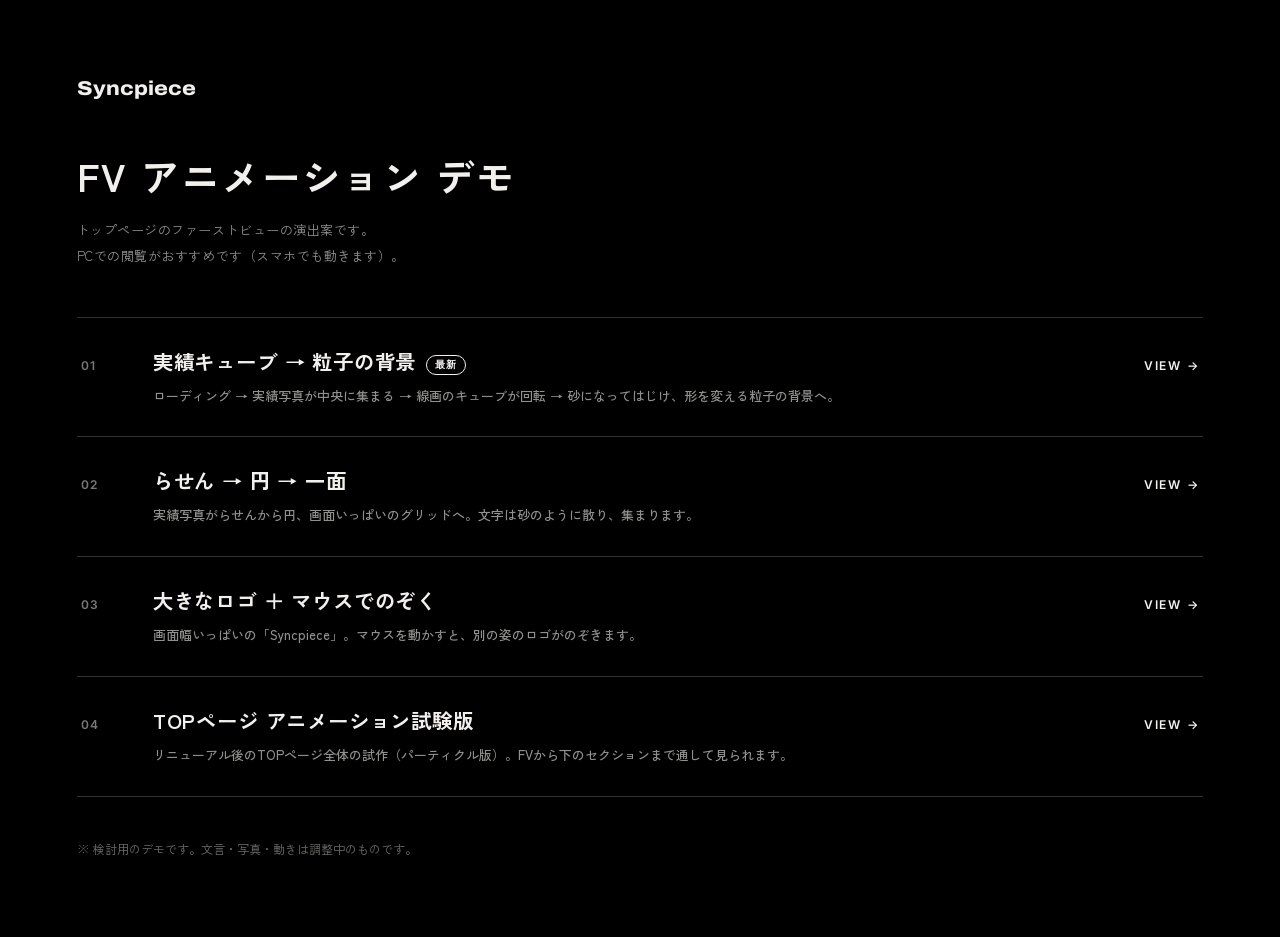
<file: index.html>
<!doctype html>
<html lang="ja">
<head>
<meta charset="utf-8">
<meta name="robots" content="noindex, nofollow">
<meta name="viewport" content="width=device-width, initial-scale=1">
<title>Syncpiece FV デモ一覧</title>
<link rel="preconnect" href="https://fonts.googleapis.com">
<link rel="preconnect" href="https://fonts.gstatic.com" crossorigin>
<link href="https://fonts.googleapis.com/css2?family=Archivo:wdth,wght@112,800&family=Inter:wght@500;600&family=Zen+Kaku+Gothic+New:wght@500;700&display=swap" rel="stylesheet">
<style>
  * { box-sizing: border-box; margin: 0; padding: 0; }
  body {
    min-height: 100vh; background: #000; color: #f2f0ec;
    font-family: "Zen Kaku Gothic New", "Inter", sans-serif; -webkit-font-smoothing: antialiased;
    word-break: auto-phrase; text-wrap: pretty;
    padding: clamp(28px, 6vw, 80px) clamp(20px, 6vw, 80px);
  }
  .logo { font-family: "Archivo", sans-serif; font-weight: 800; font-stretch: 112%; font-size: 20px; }
  h1 { margin-top: 48px; font-size: clamp(24px, 3vw, 40px); font-weight: 700; letter-spacing: .06em; }
  .lead { margin-top: 14px; font-size: 13px; line-height: 2; color: rgba(242, 240, 236, .6); letter-spacing: .04em; }
  ul { list-style: none; margin-top: 48px; border-top: 1px solid rgba(242, 240, 236, .2); }
  li { border-bottom: 1px solid rgba(242, 240, 236, .2); }
  a.item {
    display: grid; grid-template-columns: 56px 1fr auto; gap: 16px; align-items: baseline;
    padding: 28px 4px; color: inherit; text-decoration: none; transition: background .3s;
  }
  a.item:hover { background: rgba(242, 240, 236, .05); }
  .no { font-family: "Inter", sans-serif; font-size: 12px; font-weight: 600; letter-spacing: .1em; color: rgba(242, 240, 236, .5); }
  .ttl { font-size: clamp(17px, 1.6vw, 22px); font-weight: 700; letter-spacing: .04em; }
  .desc { display: block; margin-top: 8px; font-size: 13px; line-height: 1.9; font-weight: 500; color: rgba(242, 240, 236, .6); }
  .arrow { font-family: "Inter", sans-serif; font-size: 12px; font-weight: 600; letter-spacing: .14em; white-space: nowrap; }
  .tag { display: inline-block; margin-left: 10px; padding: 2px 8px; border: 1px solid currentColor; border-radius: 99px; font-family: "Inter", sans-serif; font-size: 10px; letter-spacing: .1em; vertical-align: middle; }
  .note { margin-top: 40px; font-size: 12px; line-height: 2; color: rgba(242, 240, 236, .45); }
  @media (max-width: 600px) {
    a.item { grid-template-columns: 1fr; gap: 6px; }
    .arrow { display: none; }
  }
</style>
</head>
<body>
  <p class="logo">Syncpiece</p>
  <h1>FV アニメーション デモ</h1>
  <p class="lead">トップページのファーストビューの演出案です。<br>PCでの閲覧がおすすめです（スマホでも動きます）。</p>
  <ul>
    <li>
      <a class="item" href="works-cube.html">
        <span class="no">01</span>
        <span><span class="ttl">実績キューブ → 粒子の背景<span class="tag">最新</span></span>
          <span class="desc">ローディング → 実績写真が中央に集まる → 線画のキューブが回転 → 砂になってはじけ、形を変える粒子の背景へ。</span></span>
        <span class="arrow">VIEW →</span>
      </a>
    </li>
    <li>
      <a class="item" href="spiral.html">
        <span class="no">02</span>
        <span><span class="ttl">らせん → 円 → 一面</span>
          <span class="desc">実績写真がらせんから円、画面いっぱいのグリッドへ。文字は砂のように散り、集まります。</span></span>
        <span class="arrow">VIEW →</span>
      </a>
    </li>
    <li>
      <a class="item" href="sync.html">
        <span class="no">03</span>
        <span><span class="ttl">大きなロゴ ＋ マウスでのぞく</span>
          <span class="desc">画面幅いっぱいの「Syncpiece」。マウスを動かすと、別の姿のロゴがのぞきます。</span></span>
        <span class="arrow">VIEW →</span>
      </a>
    </li>
    <li>
      <a class="item" href="renewal/index-particle.html">
        <span class="no">04</span>
        <span><span class="ttl">TOPページ アニメーション試験版</span>
          <span class="desc">リニューアル後のTOPページ全体の試作（パーティクル版）。FVから下のセクションまで通して見られます。</span></span>
        <span class="arrow">VIEW →</span>
      </a>
    </li>
  </ul>
  <p class="note">※ 検討用のデモです。文言・写真・動きは調整中のものです。</p>
</body>
</html>
</file>
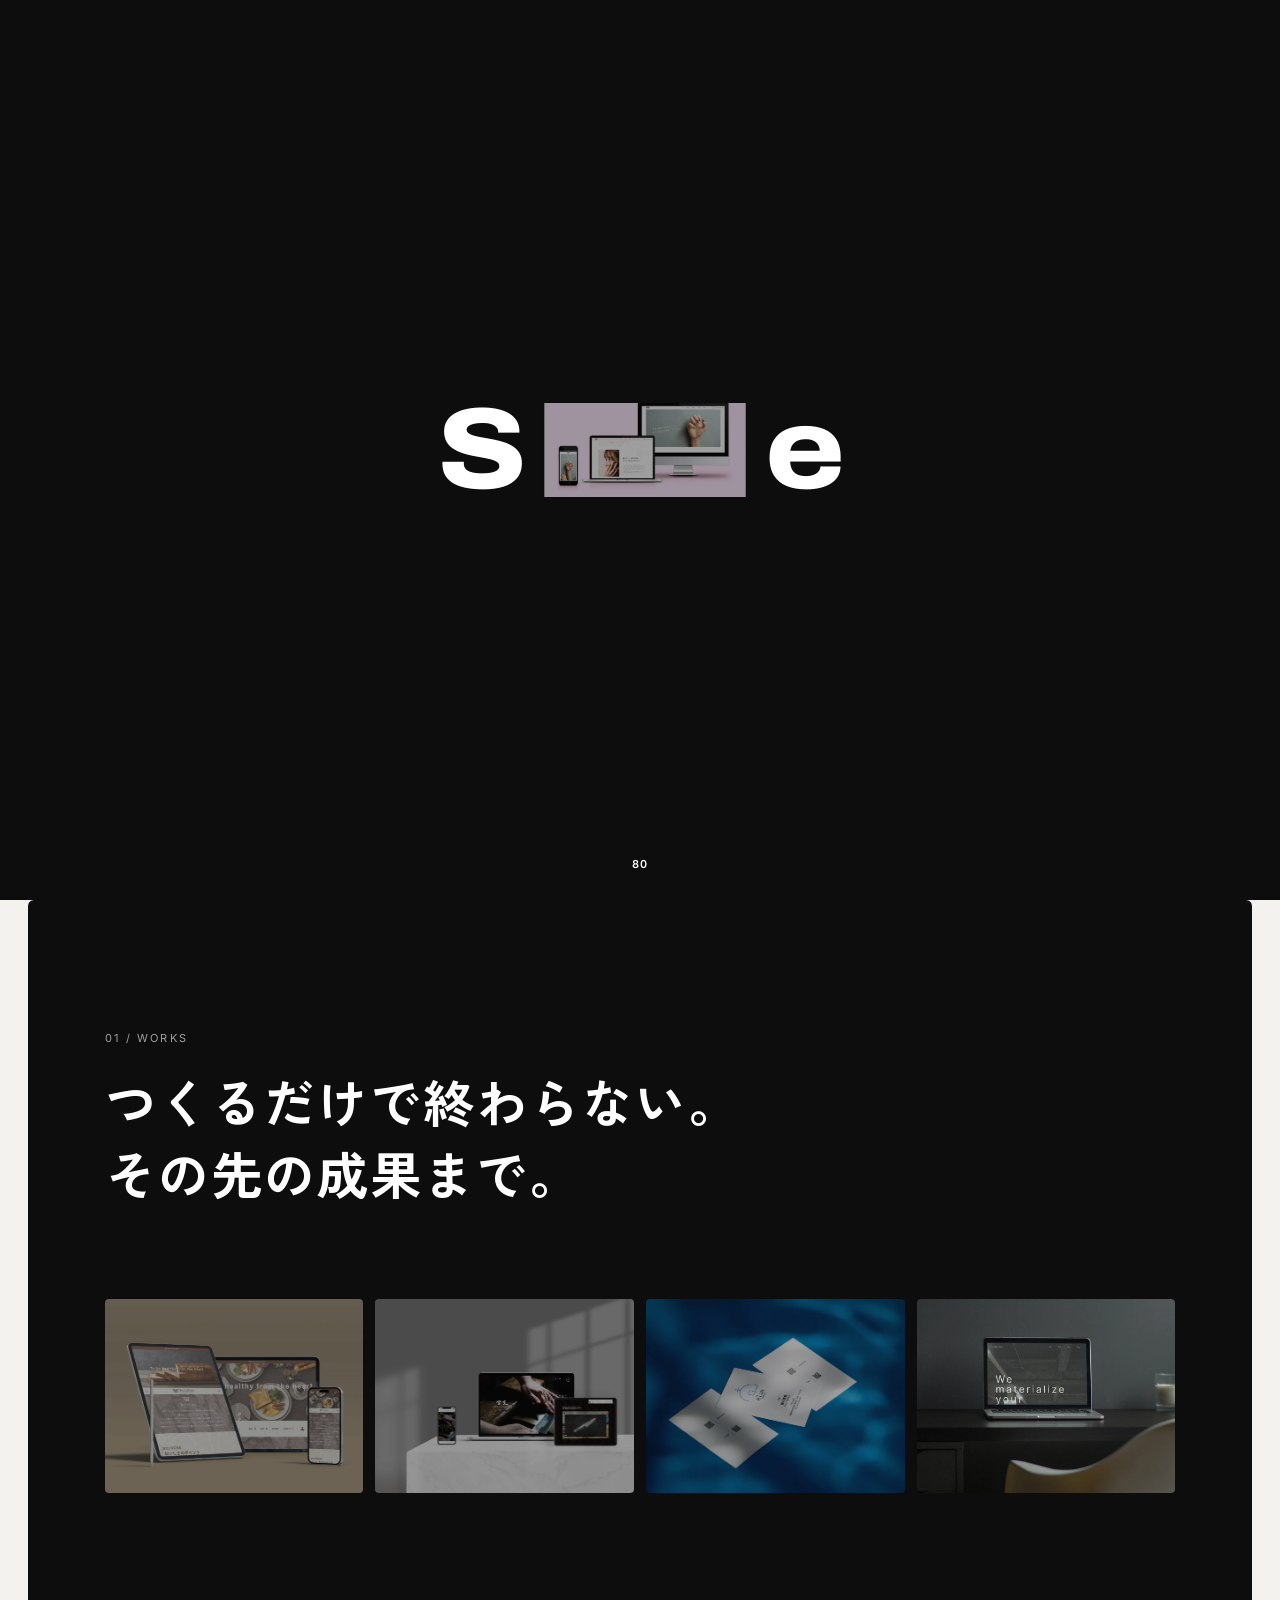
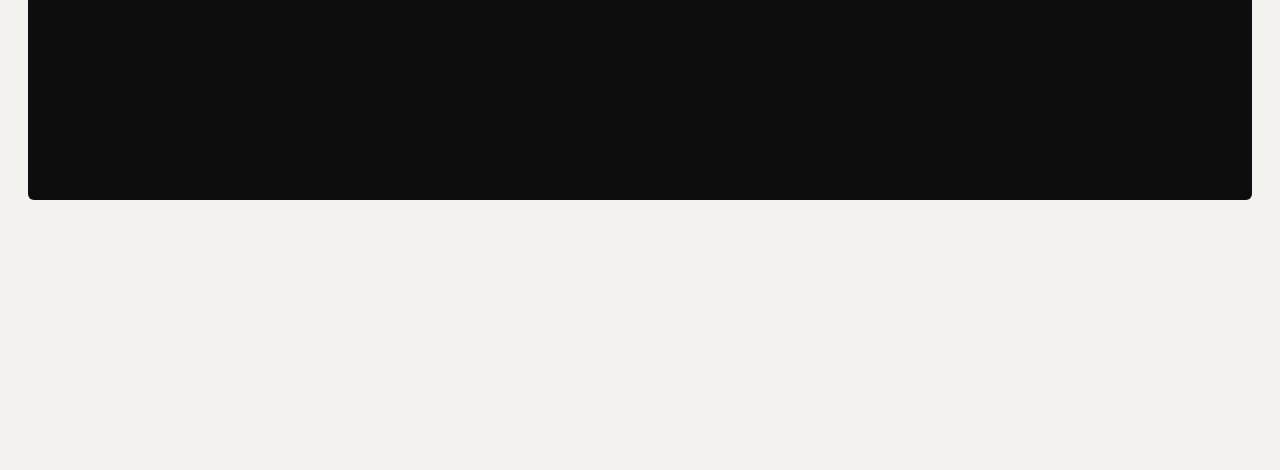
<file: sync.html>
<!doctype html>
<html lang="ja">
<head>
<meta charset="utf-8">
<meta name="robots" content="noindex, nofollow">
<meta name="viewport" content="width=device-width, initial-scale=1">
<title>Syncpiece FV Demo — wordmark reveal</title>
<link rel="preconnect" href="https://fonts.googleapis.com">
<link rel="preconnect" href="https://fonts.gstatic.com" crossorigin>
<link href="https://fonts.googleapis.com/css2?family=Archivo:wdth,wght@112,800&family=Instrument+Serif:ital@0;1&family=Inter:wght@400;500;600&family=Zen+Kaku+Gothic+New:wght@500;700&display=swap" rel="stylesheet">
<style>
  :root {
    --paper: #f3f2ee;
    --ink: #111;
    --night: #0d0d0d;
    --pad: clamp(16px, 2.2vw, 32px);
    --ease: cubic-bezier(.76, 0, .18, 1);
    --ease-out: cubic-bezier(.16, 1, .3, 1);
  }
  * { box-sizing: border-box; margin: 0; padding: 0; }
  html, body { background: var(--paper); color: var(--ink); }
  body {
    font-family: "Inter", "Zen Kaku Gothic New", sans-serif;
    -webkit-font-smoothing: antialiased;
    word-break: auto-phrase;
    text-wrap: pretty;
  }
  a { color: inherit; text-decoration: none; }
  .is-loading { overflow: hidden; }

  /* 文字を下からせり上げるためのマスク */
  .mask { display: inline-block; overflow: hidden; vertical-align: top; }
  .mask > span { display: inline-block; transform: translateY(135%); }
  .is-in .mask > span, .mask.is-in > span {
    transform: none;
    transition: transform 1.25s var(--ease-out);
    transition-delay: calc(var(--i, 0) * 70ms + var(--d, 0ms));
  }
  .fade { opacity: 0; transform: translateY(10px); }
  .is-in .fade, .fade.is-in {
    opacity: 1; transform: none;
    transition: opacity .9s ease, transform .9s var(--ease-out);
    transition-delay: var(--d, 0ms);
  }

  /* ---------------- ローダー（初回だけ） ---------------- */
  .loader {
    position: fixed; inset: 0; z-index: 100;
    background: var(--night); color: #fff;
    display: grid; place-items: center;
    clip-path: inset(0 0 0 0);
  }
  .loader.is-out { clip-path: inset(0 0 100% 0); transition: clip-path 1s var(--ease); }
  .loader-row { display: flex; align-items: center; }
  .loader-letter {
    font-family: "Archivo", sans-serif; font-weight: 800; font-stretch: 112%;
    font-size: clamp(64px, 9vw, 150px); line-height: .82; letter-spacing: -.02em;
  }
  .loader-gap {
    width: 0; height: clamp(54px, 7.4vw, 124px);
    position: relative; overflow: hidden;
    transition: width .9s var(--ease), margin .9s var(--ease);
  }
  .loader-gap.is-open { width: clamp(120px, 16vw, 260px); margin: 0 clamp(10px, 1.4vw, 22px); }
  .loader-gap img {
    position: absolute; inset: 0; width: 100%; height: 100%; object-fit: cover;
    opacity: 0;
  }
  .loader-gap img.is-show { opacity: 1; }
  .loader-count {
    position: absolute; left: 50%; bottom: 3.2vh; transform: translateX(-50%);
    font-size: 11px; font-weight: 600; letter-spacing: .06em; font-variant-numeric: tabular-nums;
  }

  /* ---------------- ヘッダー ---------------- */
  .header {
    position: fixed; inset: 0 0 auto 0; z-index: 20;
    display: flex; justify-content: space-between; align-items: flex-start;
    padding: var(--pad);
    pointer-events: none;
  }
  .header > * { pointer-events: auto; }
  .mini-logo {
    font-family: "Archivo", sans-serif; font-weight: 800; font-stretch: 112%;
    font-size: 22px; line-height: .9; letter-spacing: -.01em;
  }
  .menu {
    display: flex; align-items: center; gap: 8px;
    font-size: 11px; font-weight: 600; letter-spacing: .08em;
  }
  .menu i { display: grid; grid-template-columns: repeat(2, 3px); gap: 2px; }
  .menu i::before, .menu i::after { content: ""; width: 3px; height: 3px; background: currentColor; box-shadow: 0 5px currentColor; }

  /* ---------------- FV ---------------- */
  .fv {
    position: relative; height: 100vh; height: 100svh; min-height: 520px;
    display: grid; grid-template-rows: auto 1fr auto;
    padding: var(--pad);
  }
  .fv-top { display: flex; flex-direction: column; align-items: flex-start; gap: 16px; }
  .fv-catch {
    font-family: "Zen Kaku Gothic New", sans-serif; font-weight: 700;
    font-size: clamp(15px, 1.25vw, 20px); line-height: 1.45; letter-spacing: .02em;
  }
  .fv-catch .mask { display: block; }
  .btn {
    display: inline-flex; align-items: center; gap: 12px;
    padding: 10px 14px 10px 18px; border-radius: 99px;
    background: var(--ink); color: #fff;
    font-size: 10px; font-weight: 600; letter-spacing: .12em; white-space: nowrap;
  }
  .btn svg { width: 14px; transition: transform .4s var(--ease-out); }
  .btn:hover svg { transform: translateX(4px); }

  .wordmark {
    align-self: center;
    font-family: "Archivo", sans-serif; font-weight: 800; font-stretch: 112%;
    line-height: .8; letter-spacing: -.035em;
    white-space: nowrap;
    display: flex; justify-content: space-between;
    font-size: 30vw; /* JSで画面幅ぴったりに合わせる */
    will-change: transform;
  }
  /* y・p の下に出る部分が切れないよう、マスクを下に広げる */
  .wordmark .mask, .mini-logo .mask { padding: .02em 0 .22em; margin-bottom: -.22em; }
  .wordmark { position: relative; z-index: 1; }

  /* マウスでのぞける層：大きいロゴの上に重ね、軌跡の部分だけ描く */
  .reveal {
    position: absolute; inset: 0; z-index: 2;
    width: 100%; height: 100%; display: block;
    pointer-events: none;
  }
  .fv > :not(.reveal) { position: relative; z-index: 3; }
  .fv > .wordmark { z-index: 1; }
  /* のぞいた黒地の上でも読めるよう、上に乗る文字は反転させる */
  /*   （差の合成で、白い面では黒、のぞいた黒地では白に見える。
         ボタンは白地＋黒文字で書いておくと、白い面では黒地＋白文字に見える） */
  .fv-top, .fv-bottom, .header { color: #fff; mix-blend-mode: difference; }
  .fv-top .btn { background: #fff; color: #111; }

  .fv-bottom {
    display: flex; justify-content: space-between; align-items: flex-end; gap: 16px;
    font-size: 11px; font-weight: 600; letter-spacing: .06em;
  }
  .fv-bottom .jp { font-family: "Zen Kaku Gothic New", sans-serif; letter-spacing: .08em; }
  .fv-links { display: flex; gap: 14px; text-transform: uppercase; }
  .fv-links span { opacity: .5; }

  /* つながり確認用の次セクション */
  .next {
    min-height: 100vh; margin: 0 var(--pad); border-radius: 6px;
    background: var(--night); color: #fff;
    padding: 14vh 6vw; overflow: hidden;
  }
  .next small { font-size: 11px; letter-spacing: .2em; opacity: .6; }
  .next h2 {
    margin-top: 20px;
    font-family: "Zen Kaku Gothic New", sans-serif; font-weight: 700;
    font-size: clamp(28px, 4vw, 60px); line-height: 1.4; letter-spacing: .04em;
  }
  .next-grid { margin-top: 10vh; display: grid; grid-template-columns: repeat(4, 1fr); gap: 12px; }
  .next-grid img { width: 100%; aspect-ratio: 4 / 3; object-fit: cover; border-radius: 4px; display: block; }
  footer { height: 30vh; }

  .u-sp-only { display: none; }
  @media (max-width: 767px) {
    .u-sp-only { display: inline; }
    .u-pc-only { display: none; }
    .next-grid { grid-template-columns: repeat(2, 1fr); }
    .fv-bottom { flex-direction: column; align-items: flex-start; }
  }
  @media (prefers-reduced-motion: reduce) {
    .mask > span, .wordmark .mask > span, .fade { transform: none !important; opacity: 1 !important; transition: none !important; }
  }
</style>
</head>
<body class="is-loading">

<!-- 初回ローダー：S と C の間が開いて、実績画像がパラパラ切り替わる -->
<div class="loader" id="loader" aria-hidden="true">
  <div class="loader-row">
    <span class="mask loader-letter"><span>S</span></span>
    <div class="loader-gap" id="loaderGap"></div>
    <span class="mask loader-letter" style="--d:80ms"><span>e</span></span>
  </div>
  <div class="loader-count" id="loaderCount">0</div>
</div>

<header class="header">
  <a href="#" class="mini-logo" id="miniLogo" aria-label="Syncpiece">
    <span class="mask" style="--i:0"><span>S</span></span><span class="mask" style="--i:1"><span>y</span></span><span class="mask" style="--i:2"><span>n</span></span><span class="mask" style="--i:3"><span>c</span></span><span class="mask" style="--i:4"><span>p</span></span><span class="mask" style="--i:5"><span>i</span></span><span class="mask" style="--i:6"><span>e</span></span><span class="mask" style="--i:7"><span>c</span></span><span class="mask" style="--i:8"><span>e</span></span>
  </a>
  <a href="#" class="menu fade" id="menu" style="--d:600ms">MENU <i></i></a>
</header>

<main>
  <section class="fv" id="fv">
    <div class="fv-top">
      <p class="fv-catch" aria-label="その課題に、デザインとデジタルの力を。">
        <span class="mask" aria-hidden="true"><span>その課題に、</span></span>
        <span class="mask" aria-hidden="true" style="--i:1"><span>デザインとデジタルの力を。</span></span>
      </p>
      <a href="#" class="btn fade" style="--d:450ms">CONTACT
        <svg viewBox="0 0 14 10" fill="none" stroke="currentColor" stroke-width="1.4"><path d="M0 5h12M8.5 1.2 12.3 5 8.5 8.8"/></svg>
      </a>
    </div>

    <canvas class="reveal" id="reveal" aria-hidden="true"></canvas>
    <h1 class="wordmark" id="wordmark" aria-label="Syncpiece">
      <span class="mask" aria-hidden="true" style="--i:0"><span>S</span></span><span class="mask" aria-hidden="true" style="--i:1"><span>y</span></span><span class="mask" aria-hidden="true" style="--i:2"><span>n</span></span><span class="mask" aria-hidden="true" style="--i:3"><span>c</span></span><span class="mask" aria-hidden="true" style="--i:4"><span>p</span></span><span class="mask" aria-hidden="true" style="--i:5"><span>i</span></span><span class="mask" aria-hidden="true" style="--i:6"><span>e</span></span><span class="mask" aria-hidden="true" style="--i:7"><span>c</span></span><span class="mask" aria-hidden="true" style="--i:8"><span>e</span></span>
    </h1>

    <div class="fv-bottom">
      <p class="fade jp" style="--d:500ms">デザインとデジタルのクリエイティブパートナー</p>
      <nav class="fv-links fade" style="--d:600ms">
        <a href="#">Service</a><span>/</span><a href="#">Works</a><span>/</span><a href="#">Company</a>
      </nav>
    </div>
  </section>

  <section class="next">
    <small>01 / WORKS</small>
    <h2>つくるだけで終わらない。<br>その先の成果まで。</h2>
    <div class="next-grid">
      <img src="img/bo1.webp" alt="" loading="lazy"><img src="img/miyabun.webp" alt="" loading="lazy">
      <img src="img/eluxcard.webp" alt="" loading="lazy"><img src="img/web-top.webp" alt="" loading="lazy">
    </div>
  </section>
  <footer></footer>
</main>

<script>
(() => {
  const params = new URLSearchParams(location.search);
  const reduce = matchMedia("(prefers-reduced-motion: reduce)").matches;
  const wait = (ms) => new Promise((r) => setTimeout(r, ms));
  const nextFrame = () => new Promise((r) => requestAnimationFrame(() => requestAnimationFrame(r)));

  const loader = document.getElementById("loader");
  const gap = document.getElementById("loaderGap");
  const count = document.getElementById("loaderCount");
  const fv = document.getElementById("fv");
  const header = document.querySelector(".header");
  const wordmark = document.getElementById("wordmark");
  const miniLogo = document.getElementById("miniLogo");
  let revealStart = null;

  // ---- ワードマークを画面幅ぴったりに合わせる ----
  function fit() {
    const avail = fv.clientWidth - parseFloat(getComputedStyle(fv).paddingLeft) * 2;
    const measure = (px) => {
      wordmark.style.fontSize = px + "px";
      wordmark.style.width = "max-content";
      const w = wordmark.getBoundingClientRect().width;
      wordmark.style.width = "";
      return w;
    };
    // 文字幅は字形のヒンティングで完全に比例しないので、2回測って合わせる
    let size = 100 * avail / measure(100);
    size *= avail / measure(size);
    // 縦が足りない画面では高さで制限
    size = Math.min(size, (fv.clientHeight * 0.62) / 0.8);
    wordmark.style.fontSize = size + "px";
  }
  fit();
  new ResizeObserver(fit).observe(fv);
  document.fonts && document.fonts.ready.then(fit);

  // ---- 初回ローダー ----
  const IMGS = ["bo1", "miyabun", "eluxcard", "uNIQU3", "soba2", "hinomaru", "3D", "ay", "web-top", "graphic-top", "bo3", "works-logo"];

  async function runLoader() {
    const imgs = IMGS.map((n) => {
      const img = new Image();
      img.src = "img/" + n + ".webp";
      img.alt = "";
      gap.appendChild(img);
      return img;
    });
    await nextFrame();
    loader.querySelectorAll(".mask").forEach((m) => m.classList.add("is-in"));
    await wait(700);
    gap.classList.add("is-open");

    // 画像を高速で切り替えながらカウンターを 0→100
    const DURATION = 2200;
    const start = performance.now();
    let last = -1;
    await new Promise((done) => {
      const tick = (now) => {
        const t = Math.min(1, (now - start) / DURATION);
        const eased = 1 - Math.pow(1 - t, 2);
        count.textContent = Math.round(eased * 100);
        const idx = Math.floor((now - start) / 110) % imgs.length;
        if (idx !== last) {
          imgs.forEach((im, i) => im.classList.toggle("is-show", i === idx));
          last = idx;
        }
        t < 1 ? requestAnimationFrame(tick) : done();
      };
      requestAnimationFrame(tick);
    });

    gap.classList.remove("is-open");
    await wait(750);
    loader.classList.add("is-out");
    await wait(450); // 幕が上がりきる少し前から FV の文字を出す
  }

  function revealFv() {
    document.body.classList.remove("is-loading");
    fv.classList.add("is-in");
    header.querySelector(".menu").classList.add("is-in");
    setTimeout(() => loader.remove(), 1200);
    revealStart && revealStart();
  }

  const seen = sessionStorage.getItem("sync-intro");
  const showLoader = !reduce && !params.has("nointro") && (!seen || params.has("intro"));
  (async () => {
    if (showLoader) {
      sessionStorage.setItem("sync-intro", "1");
      await runLoader();
    } else {
      loader.style.display = "none";
      await nextFrame();
    }
    revealFv();
  })();

  // =================================================================
  // マウスでのぞく演出
  //   白い面の上を動かしたところだけ、黒地に「いろいろな姿の Syncpiece」が見える。
  //   見える姿は少しずつ切り替わり続ける。
  //   ※ 3DCGなどの動画を用意したら、?video=ファイル名 でその動画に差し替えられる
  // =================================================================
  const revealCanvas = document.getElementById("reveal");
  const out = revealCanvas.getContext("2d");
  const makeCanvas = () => document.createElement("canvas");
  const mask = makeCanvas(), mctx = mask.getContext("2d");   // 軌跡（白い部分が見える）
  const scene = makeCanvas(), sctx = scene.getContext("2d"); // 見せる絵
  const MASK_SCALE = 0.5;     // 軌跡は半分の解像度で十分（どうせぼかす）
  const STYLE_MS = 900;       // 1つの姿を見せる時間
  const FADE_MS = 220;        // 切り替えのクロスフェード
  const TRAIL_LIFE = 1100;    // 軌跡が消えるまでの時間（ms）
  let W = 0, H = 0, dpr = 1, styles = [], glyphs = [], fontPx = 0;

  // 作品画像（「作品で埋まった文字」に使う）
  const WORK_IMGS = ["bo1", "miyabun", "eluxcard", "uNIQU3", "soba2", "hinomaru", "graphic-top", "web-top", "3D"].map((n) => {
    const img = new Image(); img.src = "img/" + n + ".webp"; return img;
  });

  // 動画への差し替え（任意）
  let video = null;
  if (params.get("video")) {
    video = document.createElement("video");
    Object.assign(video, { src: params.get("video"), muted: true, loop: true, playsInline: true, autoplay: true });
    video.play().catch(() => {});
  }

  // 大きいロゴの各文字の位置を、キャンバス上の座標で取る
  function measureGlyphs() {
    const cRect = revealCanvas.getBoundingClientRect();
    const cs = getComputedStyle(wordmark);
    fontPx = parseFloat(cs.fontSize);
    sctx.font = `800 ${fontPx}px Archivo`;
    const m = sctx.measureText("S");
    // せり上がり途中でも正しく測れるよう、動かない外側の .mask を基準にする
    glyphs = [...wordmark.querySelectorAll(".mask")].map((el) => {
      const r = el.getBoundingClientRect();
      const lh = parseFloat(cs.lineHeight) || fontPx * 0.8;
      const spanTop = r.top + parseFloat(getComputedStyle(el).paddingTop);
      // inline-block の行の高さの中で、文字の上下は中央に置かれる → ベースラインを計算
      const contentTop = spanTop + (lh - (m.fontBoundingBoxAscent + m.fontBoundingBoxDescent)) / 2;
      return {
        ch: el.textContent.trim(),
        cx: r.left - cRect.left + r.width / 2,
        base: contentTop + m.fontBoundingBoxAscent - cRect.top,
        w: r.width,
      };
    });
  }

  // 各文字を、元の文字の中心・ベースラインに合わせて描く
  function word(ctx, font, paint, scale = 1) {
    ctx.save();
    ctx.font = font;
    ctx.textAlign = "center";
    ctx.textBaseline = "alphabetic";
    glyphs.forEach((g, i) => paint(ctx, g, i, scale));
    ctx.restore();
  }
  const SANS = () => `800 ${fontPx}px Archivo`;
  const SERIF = (italic) => `${italic ? "italic " : ""}400 ${fontPx * 1.12}px "Instrument Serif"`;

  function layer(draw) {
    const c = makeCanvas(); c.width = W; c.height = H;
    const ctx = c.getContext("2d");
    ctx.scale(dpr, dpr);
    ctx.fillStyle = "#0d0d0d"; ctx.fillRect(0, 0, W, H);
    draw(ctx);
    return c;
  }
  // 文字の形で切り抜いた上に、好きな絵を描く
  function clipped(ctx, font, paintInside) {
    const c = makeCanvas(); c.width = W; c.height = H;
    const t = c.getContext("2d"); t.scale(dpr, dpr);
    paintInside(t);
    // 文字の形を別のキャンバスに描いてから一度に切り抜く
    // （1文字ずつ destination-in すると、前の文字が消えてしまう）
    const m = makeCanvas(); m.width = W; m.height = H;
    const mt = m.getContext("2d"); mt.scale(dpr, dpr);
    word(mt, font, (x, g) => x.fillText(g.ch, g.cx, g.base));
    t.setTransform(1, 0, 0, 1, 0, 0);
    t.globalCompositeOperation = "destination-in";
    t.drawImage(m, 0, 0);
    ctx.save(); ctx.setTransform(1, 0, 0, 1, 0, 0); ctx.drawImage(c, 0, 0); ctx.restore();
  }
  const wordTop = () => Math.min(...glyphs.map((g) => g.base)) - fontPx * 0.78;
  const wordH = () => fontPx * 1.0;

  // ---- いろいろな姿 ----
  const STYLE_FACTORIES = [
    // 1. クローム
    () => layer((ctx) => {
      const top = wordTop(), h = wordH();
      const gr = ctx.createLinearGradient(0, top, 0, top + h);
      [[0, "#ffffff"], [.28, "#9a9a9a"], [.45, "#f5f5f5"], [.6, "#3b3b3b"], [.8, "#d9d9d9"], [1, "#6d6d6d"]].forEach(([o, c]) => gr.addColorStop(o, c));
      word(ctx, SANS(), (x, g) => { x.fillStyle = gr; x.fillText(g.ch, g.cx, g.base); });
    }),
    // 2. 作品画像で埋まった文字
    () => layer((ctx) => clipped(ctx, SANS(), (t) => {
      const top = wordTop(), h = wordH();
      glyphs.forEach((g, i) => {
        const img = WORK_IMGS[i % WORK_IMGS.length];
        if (!img.complete || !img.naturalWidth) { t.fillStyle = "#444"; t.fillRect(g.cx - g.w, top, g.w * 2, h); return; }
        const bw = g.w * 1.6, bh = h, ir = img.naturalWidth / img.naturalHeight;
        let sw = img.naturalWidth, sh = img.naturalHeight;
        if (ir > bw / bh) sw = sh * bw / bh; else sh = sw * bh / bw;
        t.drawImage(img, (img.naturalWidth - sw) / 2, (img.naturalHeight - sh) / 2, sw, sh, g.cx - bw / 2, top, bw, bh);
      });
    })),
    // 3. 青いネオン（細いセリフ体）
    () => layer((ctx) => {
      word(ctx, SERIF(true), (x, g) => {
        x.lineWidth = Math.max(1.5, fontPx * 0.012);
        x.strokeStyle = "#7da2ff"; x.shadowColor = "#3d6bff"; x.shadowBlur = fontPx * 0.12;
        x.strokeText(g.ch, g.cx, g.base); x.shadowBlur = fontPx * 0.04; x.strokeText(g.ch, g.cx, g.base);
      });
    }),
    // 4. ドット（網点）
    () => layer((ctx) => {
      const c = makeCanvas(); c.width = Math.ceil(W / dpr); c.height = Math.ceil(H / dpr);
      const t = c.getContext("2d"); t.fillStyle = "#fff";
      word(t, SANS(), (x, g) => x.fillText(g.ch, g.cx, g.base));
      const step = Math.max(5, fontPx / 26);
      const data = t.getImageData(0, 0, c.width, c.height).data;
      ctx.fillStyle = "#ff5a36";
      for (let y = step / 2; y < c.height; y += step) {
        for (let x = step / 2; x < c.width; x += step) {
          const a = data[(Math.floor(y) * c.width + Math.floor(x)) * 4 + 3] / 255;
          if (a > 0.05) { ctx.beginPath(); ctx.arc(x, y, step * 0.48 * a, 0, Math.PI * 2); ctx.fill(); }
        }
      }
    }),
    // 5. ピンクの風船っぽいつや
    () => layer((ctx) => {
      const top = wordTop(), h = wordH();
      const gr = ctx.createLinearGradient(0, top, 0, top + h);
      gr.addColorStop(0, "#ff8ac4"); gr.addColorStop(.5, "#ff2f8e"); gr.addColorStop(1, "#7a0040");
      word(ctx, SANS(), (x, g) => {
        x.fillStyle = gr; x.shadowColor = "rgba(255,47,142,.55)"; x.shadowBlur = fontPx * 0.08;
        x.fillText(g.ch, g.cx, g.base);
      });
      clipped(ctx, SANS(), (t) => {
        const hl = t.createLinearGradient(0, top, 0, top + h * .5);
        hl.addColorStop(0, "rgba(255,255,255,.75)"); hl.addColorStop(1, "rgba(255,255,255,0)");
        t.fillStyle = hl; t.fillRect(0, top + h * .08, W, h * .3);
      });
    }),
    // 6. 白い輪郭が何重にも
    () => layer((ctx) => {
      for (let k = 4; k >= 0; k--) {
        word(ctx, SANS(), (x, g) => {
          x.lineWidth = Math.max(1, fontPx * 0.006);
          x.strokeStyle = `rgba(255,255,255,${1 - k * 0.2})`;
          x.strokeText(g.ch, g.cx, g.base - k * fontPx * 0.05);
        });
      }
    }),
    // 7. セリフ体の白
    () => layer((ctx) => word(ctx, SERIF(false), (x, g) => { x.fillStyle = "#f3f2ee"; x.fillText(g.ch, g.cx, g.base); })),
    // 8. ずれた色版（グリッチ）
    () => layer((ctx) => {
      const d = fontPx * 0.025;
      ctx.globalCompositeOperation = "lighter";
      [["#ff0040", -d, 0], ["#00e0ff", d, d * .4], ["#c8ff00", 0, -d * .4]].forEach(([c, dx, dy]) =>
        word(ctx, SANS(), (x, g) => { x.fillStyle = c; x.fillText(g.ch, g.cx + dx, g.base + dy); }));
    }),
    // 9. 横じま
    () => layer((ctx) => clipped(ctx, SANS(), (t) => {
      const top = wordTop(), h = wordH(), step = Math.max(4, fontPx / 30);
      t.fillStyle = "#e9ff3b";
      for (let y = top; y < top + h; y += step) t.fillRect(0, y, W, step * 0.45);
    })),
  ];

  function buildReveal() {
    const r = revealCanvas.getBoundingClientRect();
    dpr = Math.min(devicePixelRatio || 1, 2);
    W = Math.round(r.width * dpr); H = Math.round(r.height * dpr);
    revealCanvas.width = W; revealCanvas.height = H;
    scene.width = W; scene.height = H;
    mask.width = Math.round(W * MASK_SCALE); mask.height = Math.round(H * MASK_SCALE);
    measureGlyphs();
    styles = STYLE_FACTORIES.map((f) => f());
  }

  // ---- 軌跡 ----
  const ptr = { x: 0, y: 0, tx: 0, ty: 0, active: false, last: 0 };
  let revealOn = false;
  // 軌跡は「置いた円のリスト」で持ち、毎フレーム描き直す（古い円ほど小さく薄く）
  let trail = [];
  function stamp(x, y, radius, alpha) {
    const s = dpr * MASK_SCALE;
    mctx.globalAlpha = alpha;
    const g = mctx.createRadialGradient(x * s, y * s, 0, x * s, y * s, radius * s);
    g.addColorStop(0, "rgba(255,255,255,1)");
    g.addColorStop(0.6, "rgba(255,255,255,.9)");
    g.addColorStop(1, "rgba(255,255,255,0)");
    mctx.fillStyle = g;
    mctx.beginPath(); mctx.arc(x * s, y * s, radius * s, 0, Math.PI * 2); mctx.fill();
  }
  function onPointer(e) {
    const r = revealCanvas.getBoundingClientRect();
    ptr.tx = e.clientX - r.left; ptr.ty = e.clientY - r.top;
    if (!ptr.active) { ptr.x = ptr.tx; ptr.y = ptr.ty; ptr.active = true; }
    ptr.last = performance.now();
  }
  addEventListener("pointermove", onPointer, { passive: true });

  // マウスがない端末（スマホ）は、自動でゆっくりさまよう
  const autoWander = params.has("wander") || !matchMedia("(hover: hover) and (pointer: fine)").matches;

  function frame(now) {
    requestAnimationFrame(frame);
    if (!revealOn || !W) return;
    const visible = fv.getBoundingClientRect().bottom > 0;
    if (!visible) return;

    // 自動でさまよう（スマホ）
    if (autoWander) {
      const t = now / 1000, r = revealCanvas.getBoundingClientRect();
      ptr.tx = r.width * (0.5 + 0.38 * Math.sin(t * 0.55)) ;
      ptr.ty = (glyphs[0]?.base || r.height / 2) - fontPx * 0.3 + fontPx * 0.3 * Math.sin(t * 1.3);
      if (!ptr.active) { ptr.x = ptr.tx; ptr.y = ptr.ty; ptr.active = true; }
      ptr.last = now;
    }

    // ポインターを少し遅れて追いかけ、通った線上にやわらかい円を置く
    if (ptr.active && now - ptr.last < 120) {
      const px = ptr.x, py = ptr.y;
      ptr.x += (ptr.tx - ptr.x) * 0.35;
      ptr.y += (ptr.ty - ptr.y) * 0.35;
      const dist = Math.hypot(ptr.x - px, ptr.y - py);
      const base = Math.max(60, Math.min(W, H) / dpr * 0.11);
      const radius = Math.min(base * 2.2, base + dist * 1.6); // 速く動かすほど大きく
      const n = Math.max(1, Math.ceil(dist / (radius * 0.25)));
      if (dist > 0.5 || !trail.length) {
        for (let i = 1; i <= n; i++) trail.push({ x: px + (ptr.x - px) * i / n, y: py + (ptr.y - py) * i / n, r: radius, born: now });
      }
    }
    trail = trail.filter((p) => now - p.born < TRAIL_LIFE);
    // 何も見えていないときは描画を止める
    if (!trail.length) { if (revealCanvas.dataset.clear !== "1") { out.clearRect(0, 0, W, H); revealCanvas.dataset.clear = "1"; } return; }
    revealCanvas.dataset.clear = "0";
    mctx.clearRect(0, 0, mask.width, mask.height);
    trail.forEach((p) => {
      const life = 1 - (now - p.born) / TRAIL_LIFE;     // 1 → 0
      const e = life * life * (3 - 2 * life);           // なめらかに
      stamp(p.x, p.y, p.r * (0.45 + 0.55 * e), e);
    });
    mctx.globalAlpha = 1;
    if (params.has("full")) { mctx.fillStyle = "#fff"; mctx.fillRect(0, 0, mask.width, mask.height); } // 確認用：全部見せる

    // 見せる絵を作る（姿の切り替え）
    sctx.globalCompositeOperation = "source-over";
    sctx.globalAlpha = 1;
    if (video && video.readyState >= 2) {
      sctx.fillStyle = "#0d0d0d"; sctx.fillRect(0, 0, W, H);
      const vr = video.videoWidth / video.videoHeight, vw = W, vh = W / vr;
      sctx.drawImage(video, 0, (H - vh) / 2, vw, vh);
    } else {
      const k = now / STYLE_MS, f = (k % 1) * STYLE_MS;
      const i = params.has("style") ? +params.get("style") % styles.length : Math.floor(k) % styles.length; // ?style=番号 で固定（確認用）
      sctx.drawImage(styles[i], 0, 0);
      if (!params.has("style") && f > STYLE_MS - FADE_MS) {
        sctx.globalAlpha = (f - (STYLE_MS - FADE_MS)) / FADE_MS;
        sctx.drawImage(styles[(i + 1) % styles.length], 0, 0);
        sctx.globalAlpha = 1;
      }
    }

    // 軌跡の形で切り抜いて表示
    out.globalCompositeOperation = "copy";
    out.drawImage(mask, 0, 0, W, H);
    out.globalCompositeOperation = "source-in";
    out.drawImage(scene, 0, 0);
  }

  // FVの文字が出てから有効にする（フォントの読み込みも待つ）
  revealStart = async () => {
    if (reduce) return;
    if (document.fonts) {
      await document.fonts.load(`800 100px Archivo`);
      await document.fonts.load(`400 100px "Instrument Serif"`);
      await document.fonts.load(`italic 400 100px "Instrument Serif"`);
      await document.fonts.ready;
    }
    await wait(1800); // 大きいロゴがせり上がりきるのを待つ
    fit();
    buildReveal();
    revealOn = true;
    // 作品画像が後から読み込まれたら作り直す
    Promise.all(WORK_IMGS.map((im) => im.decode().catch(() => {}))).then(buildReveal);
  };
  let rebuildTimer;
  new ResizeObserver(() => {
    if (!revealOn) return;
    clearTimeout(rebuildTimer);
    rebuildTimer = setTimeout(buildReveal, 150);
  }).observe(fv);
  requestAnimationFrame(frame);

  // ---- スクロール：大きいロゴが画面から抜けたら、左上の小さいロゴを出す ----
  let miniShown = false;
  function onScroll() {
    const y = scrollY;
    // 大きいロゴは少しだけゆっくり上へ（パララックス）。のぞける層も一緒に動かす
    if (!reduce) {
      const tf = `translate3d(0, ${y * 0.18}px, 0)`;
      wordmark.style.transform = tf;
      revealCanvas.style.transform = tf;
    }
    const show = wordmark.getBoundingClientRect().bottom < header.offsetHeight + 20;
    if (show !== miniShown) {
      miniShown = show;
      miniLogo.classList.toggle("is-in", show);
      fv.querySelector(".fv-top").style.visibility = show ? "hidden" : "";
    }
  }
  addEventListener("scroll", onScroll, { passive: true });
  onScroll();
})();
</script>
</body>
</html>
</file>
